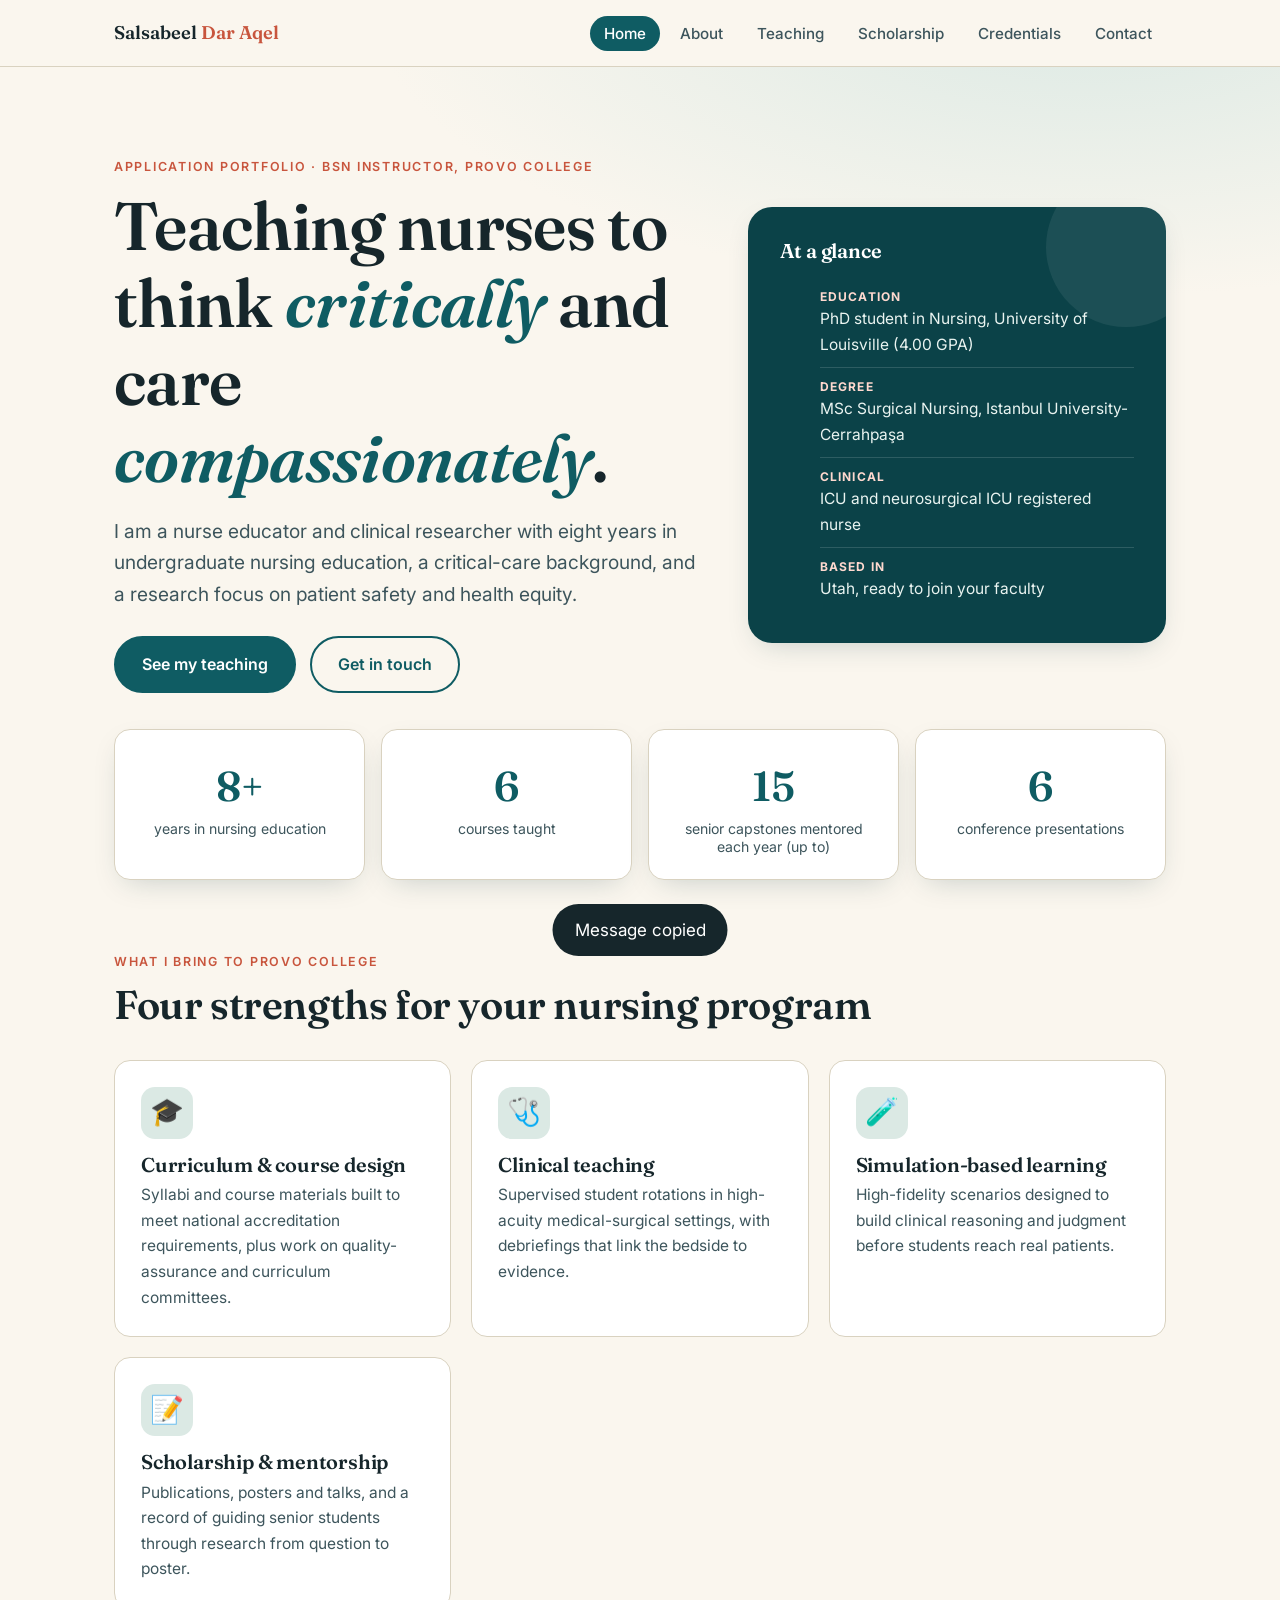
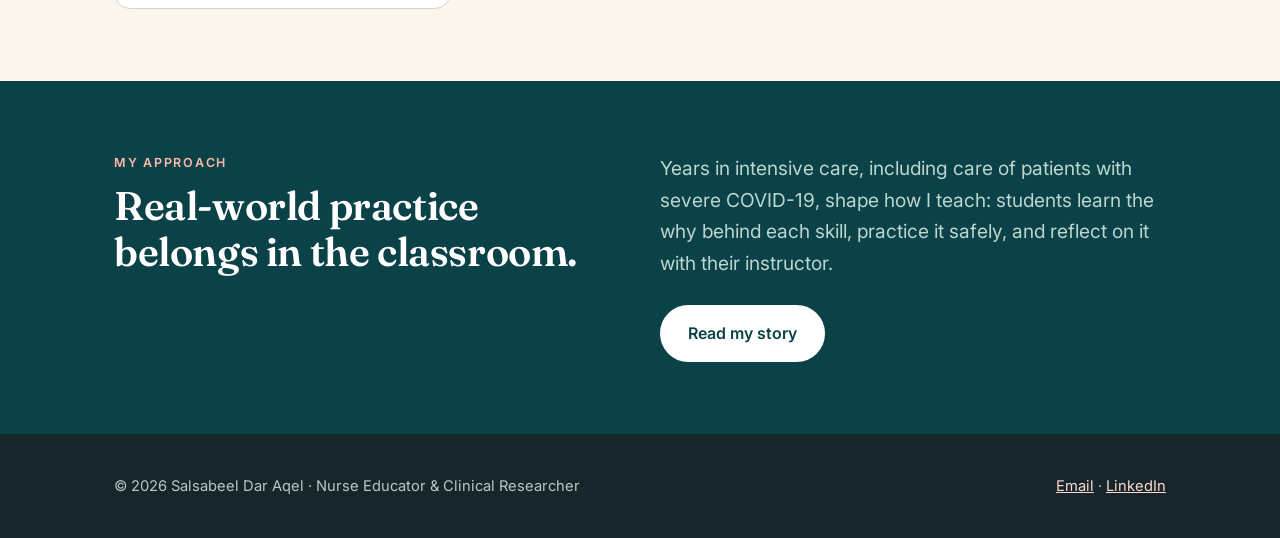
<file: index.html>
<!DOCTYPE html>
<html lang="en"><head><meta charset="utf-8"><meta name="viewport" content="width=device-width,initial-scale=1">
<title>BSN Instructor Portfolio | Salsabeel Dar Aqel</title><meta name="description" content="Portfolio of Salsabeel Dar Aqel, nurse educator, applying for the BSN Instructor role at Provo College.">
<link rel="preconnect" href="https://fonts.googleapis.com"><link rel="preconnect" href="https://fonts.gstatic.com" crossorigin>
<link href="https://fonts.googleapis.com/css2?family=Fraunces:ital,opsz,wght@0,9..144,500;0,9..144,600;1,9..144,500&family=Inter:wght@400;500;600&display=swap" rel="stylesheet">
<link rel="stylesheet" href="assets/style.css"></head><body>
<header class="site"><div class="wrap"><a class="brand" href="index.html">Salsabeel <span>Dar Aqel</span></a>
<button class="burger" aria-label="Menu" aria-expanded="false">Menu</button><nav aria-label="Main"><ul><li><a href="index.html" class=active aria-current=page>Home</a></li><li><a href="about.html">About</a></li><li><a href="teaching.html">Teaching</a></li><li><a href="scholarship.html">Scholarship</a></li><li><a href="credentials.html">Credentials</a></li><li><a href="contact.html">Contact</a></li></ul></nav></div></header>
<main>
<section class="hero"><div class="wrap grid"><div>
<span class="eyebrow">Application portfolio &middot; BSN Instructor, Provo College</span>
<h1>Teaching nurses to think <em>critically</em> and care <em>compassionately</em>.</h1>
<p class="lede">I am a nurse educator and clinical researcher with eight years in undergraduate nursing education, a critical-care background, and a research focus on patient safety and health equity.</p>
<div class="row"><a class="btn" href="teaching.html">See my teaching</a><a class="btn ghost" href="contact.html">Get in touch</a></div></div>
<aside class="badge-card"><h3>At a glance</h3><ul>
<li><b>Education</b>PhD student in Nursing, University of Louisville (4.00 GPA)</li>
<li><b>Degree</b>MSc Surgical Nursing, Istanbul University-Cerrahpa&#351;a</li>
<li><b>Clinical</b>ICU and neurosurgical ICU registered nurse</li>
<li><b>Based in</b>Utah, ready to join your faculty</li></ul></aside></div></section>
<div class="wrap"><div class="stats">
<div class="stat rv"><div class="n" data-count="8" data-suf="+">0</div><small>years in nursing education</small></div>
<div class="stat rv"><div class="n" data-count="6">0</div><small>courses taught</small></div>
<div class="stat rv"><div class="n" data-count="15" data-suf="">0</div><small>senior capstones mentored each year (up to)</small></div>
<div class="stat rv"><div class="n" data-count="6">0</div><small>conference presentations</small></div></div></div>
<section><div class="wrap"><span class="eyebrow">What I bring to Provo College</span><h2>Four strengths for your nursing program</h2>
<div class="cards">
<a class="card rv" href="teaching.html" style="text-decoration:none;color:inherit"><div class="ico">&#127891;</div><h3>Curriculum &amp; course design</h3><p>Syllabi and course materials built to meet national accreditation requirements, plus work on quality-assurance and curriculum committees.</p></a>
<a class="card rv" href="teaching.html" style="text-decoration:none;color:inherit"><div class="ico">&#129658;</div><h3>Clinical teaching</h3><p>Supervised student rotations in high-acuity medical-surgical settings, with debriefings that link the bedside to evidence.</p></a>
<a class="card rv" href="teaching.html" style="text-decoration:none;color:inherit"><div class="ico">&#129514;</div><h3>Simulation-based learning</h3><p>High-fidelity scenarios designed to build clinical reasoning and judgment before students reach real patients.</p></a>
<a class="card rv" href="scholarship.html" style="text-decoration:none;color:inherit"><div class="ico">&#128221;</div><h3>Scholarship &amp; mentorship</h3><p>Publications, posters and talks, and a record of guiding senior students through research from question to poster.</p></a></div></div></section>
<section class="dark"><div class="wrap two"><div><span class="eyebrow">My approach</span><h2>Real-world practice belongs in the classroom.</h2></div>
<div><p class="lede">Years in intensive care, including care of patients with severe COVID-19, shape how I teach: students learn the why behind each skill, practice it safely, and reflect on it with their instructor.</p>
<div class="row"><a class="btn" style="background:#fff;color:var(--teal2);border-color:#fff" href="about.html">Read my story</a></div></div></div></section>
</main>
<footer><div class="wrap foot"><div>&copy; 2026 Salsabeel Dar Aqel &middot; Nurse Educator &amp; Clinical Researcher</div>
<div><a href="mailto:Salsabeel.moh.aqel@gmail.com">Email</a> &middot; <a href="https://linkedin.com/in/salsabeel-dar-aqel-6a91a910b" target="_blank" rel="noopener">LinkedIn</a></div></div></footer>
<div class="toast" role="status">Message copied</div>
<script src="assets/main.js"></script></body></html>
</file>
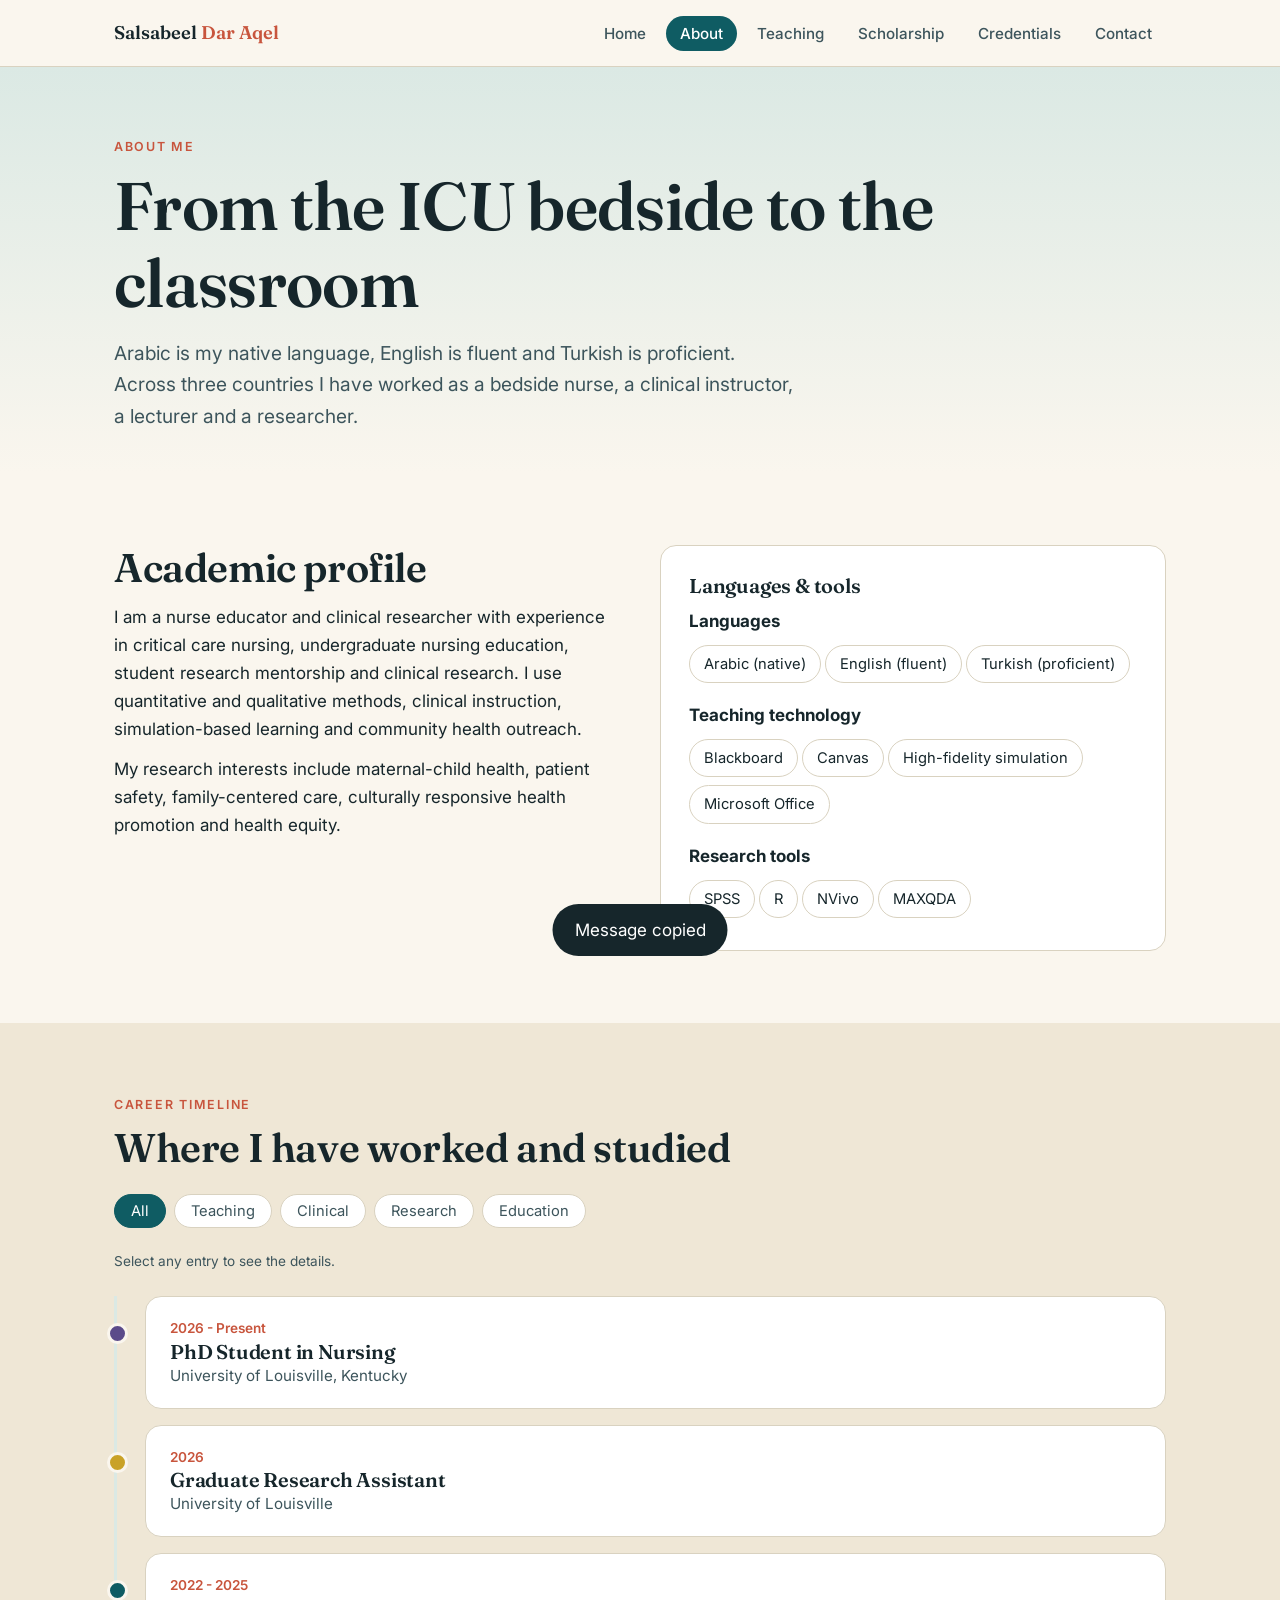
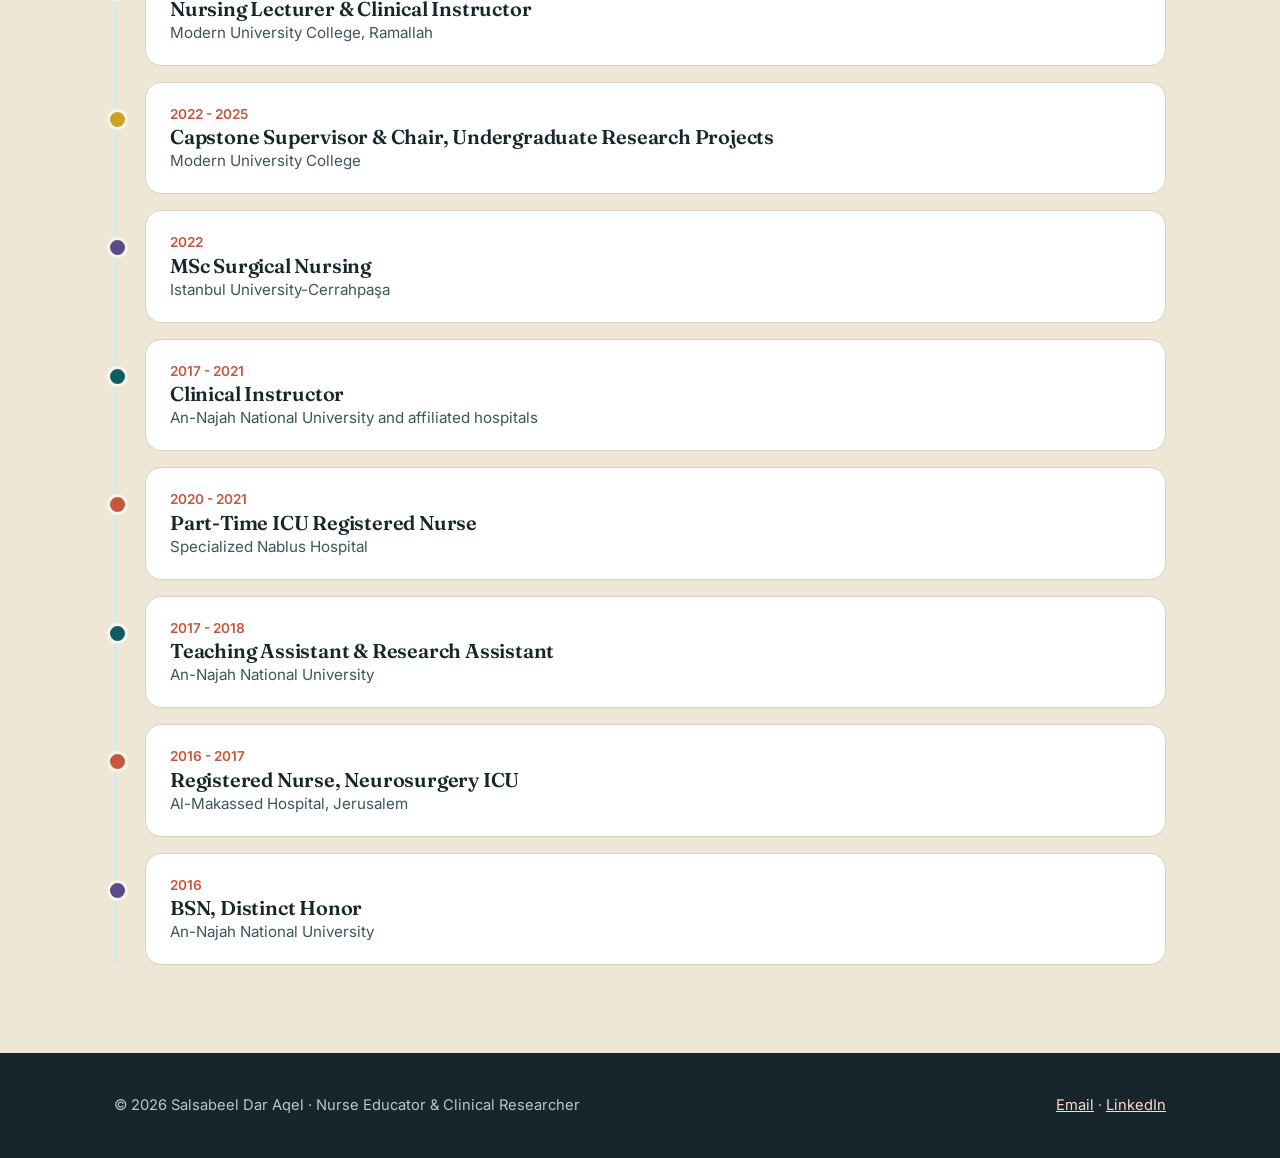
<file: about.html>
<!DOCTYPE html>
<html lang="en"><head><meta charset="utf-8"><meta name="viewport" content="width=device-width,initial-scale=1">
<title>About | Salsabeel Dar Aqel</title><meta name="description" content="Career timeline and academic profile of Salsabeel Dar Aqel.">
<link rel="preconnect" href="https://fonts.googleapis.com"><link rel="preconnect" href="https://fonts.gstatic.com" crossorigin>
<link href="https://fonts.googleapis.com/css2?family=Fraunces:ital,opsz,wght@0,9..144,500;0,9..144,600;1,9..144,500&family=Inter:wght@400;500;600&display=swap" rel="stylesheet">
<link rel="stylesheet" href="assets/style.css"></head><body>
<header class="site"><div class="wrap"><a class="brand" href="index.html">Salsabeel <span>Dar Aqel</span></a>
<button class="burger" aria-label="Menu" aria-expanded="false">Menu</button><nav aria-label="Main"><ul><li><a href="index.html">Home</a></li><li><a href="about.html" class=active aria-current=page>About</a></li><li><a href="teaching.html">Teaching</a></li><li><a href="scholarship.html">Scholarship</a></li><li><a href="credentials.html">Credentials</a></li><li><a href="contact.html">Contact</a></li></ul></nav></div></header>
<main>
<section class="pagehead"><div class="wrap"><span class="eyebrow">About me</span><h1>From the ICU bedside to the classroom</h1>
<p class="lede" style="margin-top:1rem">Arabic is my native language, English is fluent and Turkish is proficient. Across three countries I have worked as a bedside nurse, a clinical instructor, a lecturer and a researcher.</p></div></section>
<section><div class="wrap two"><div><h2>Academic profile</h2><p style="margin-top:12px">I am a nurse educator and clinical researcher with experience in critical care nursing, undergraduate nursing education, student research mentorship and clinical research. I use quantitative and qualitative methods, clinical instruction, simulation-based learning and community health outreach.</p>
<p style="margin-top:12px">My research interests include maternal-child health, patient safety, family-centered care, culturally responsive health promotion and health equity.</p></div>
<div class="panel"><h3>Languages &amp; tools</h3><p style="margin:10px 0 6px"><b>Languages</b></p><span class="pill">Arabic (native)</span><span class="pill">English (fluent)</span><span class="pill">Turkish (proficient)</span>
<p style="margin:14px 0 6px"><b>Teaching technology</b></p><span class="pill">Blackboard</span><span class="pill">Canvas</span><span class="pill">High-fidelity simulation</span><span class="pill">Microsoft Office</span>
<p style="margin:14px 0 6px"><b>Research tools</b></p><span class="pill">SPSS</span><span class="pill">R</span><span class="pill">NVivo</span><span class="pill">MAXQDA</span></div></div></section>
<section class="alt"><div class="wrap"><span class="eyebrow">Career timeline</span><h2>Where I have worked and studied</h2>
<div class="chips" id="tl-filter"><button class="chip" data-f="all" aria-pressed="true">All</button><button class="chip" data-f="teaching" aria-pressed="false">Teaching</button><button class="chip" data-f="clinical" aria-pressed="false">Clinical</button><button class="chip" data-f="research" aria-pressed="false">Research</button><button class="chip" data-f="education" aria-pressed="false">Education</button></div>
<p class="hint">Select any entry to see the details.</p><div class="tl"><div class="tl-item rv" data-t="education"><div class="when">2026 - Present</div><h3>PhD Student in Nursing</h3><div class="org">University of Louisville, Kentucky</div><ul class="more"><li>GPA 4.00; Graduate Research Assistant during 2026.</li><li>Approved leave of absence since August 2026, following relocation to Utah.</li></ul></div><div class="tl-item rv" data-t="research"><div class="when">2026</div><h3>Graduate Research Assistant</h3><div class="org">University of Louisville</div><ul class="more"><li>Data collection, literature synthesis and research-administration protocols for ongoing health studies.</li></ul></div><div class="tl-item rv" data-t="teaching"><div class="when">2022 - 2025</div><h3>Nursing Lecturer &amp; Clinical Instructor</h3><div class="org">Modern University College, Ramallah</div><ul class="more"><li>Taught Medical-Surgical Nursing, Pathophysiology, Gerontology, Nursing Fundamentals, Health Assessment and Medical Terminology.</li><li>Developed syllabi and course materials aligned with national accreditation requirements.</li><li>Designed high-fidelity simulation scenarios to strengthen clinical reasoning.</li><li>Served on committees for quality assurance and curriculum improvement.</li></ul></div><div class="tl-item rv" data-t="research"><div class="when">2022 - 2025</div><h3>Capstone Supervisor &amp; Chair, Undergraduate Research Projects</h3><div class="org">Modern University College</div><ul class="more"><li>Mentored about 10-15 senior students a year from research question to manuscript and poster.</li><li>Projects: central venous catheter care bundles, anaphylaxis emergency management, palliative-care attitudes, patient safety after cardiac catheterization.</li></ul></div><div class="tl-item rv" data-t="education"><div class="when">2022</div><h3>MSc Surgical Nursing</h3><div class="org">Istanbul University-Cerrahpa&#351;a</div><ul class="more"><li>Highest GPA in the class.</li><li>Thesis: effect of the mother&rsquo;s recorded voice on emergence delirium and postoperative pain in pediatric patients.</li></ul></div><div class="tl-item rv" data-t="teaching"><div class="when">2017 - 2021</div><h3>Clinical Instructor</h3><div class="org">An-Najah National University and affiliated hospitals</div><ul class="more"><li>Supervised student rotations in high-acuity medical-surgical units.</li><li>Led pre- and post-clinical debriefings linking experience to theory and evidence.</li></ul></div><div class="tl-item rv" data-t="clinical"><div class="when">2020 - 2021</div><h3>Part-Time ICU Registered Nurse</h3><div class="org">Specialized Nablus Hospital</div><ul class="more"><li>Critical care for patients with severe COVID-19, including ventilator management and continuous infusions.</li></ul></div><div class="tl-item rv" data-t="teaching"><div class="when">2017 - 2018</div><h3>Teaching Assistant &amp; Research Assistant</h3><div class="org">An-Najah National University</div><ul class="more"><li>Ran nursing fundamentals skills labs, assessed practical exams and provided remediation.</li><li>Supported public-health faculty with literature reviews, survey design and datasets.</li></ul></div><div class="tl-item rv" data-t="clinical"><div class="when">2016 - 2017</div><h3>Registered Nurse, Neurosurgery ICU</h3><div class="org">Al-Makassed Hospital, Jerusalem</div><ul class="more"><li>Immediate postoperative and intensive care, neurological assessment, intracranial-pressure monitoring and family support.</li></ul></div><div class="tl-item rv" data-t="education"><div class="when">2016</div><h3>BSN, Distinct Honor</h3><div class="org">An-Najah National University</div><ul class="more"><li>GPA 3.80/4.00, highest in class; Faculty of Honors 2012-2016.</li><li>Thesis on oral care for unconscious, mechanically ventilated patients.</li></ul></div></div></div></section>
</main>
<footer><div class="wrap foot"><div>&copy; 2026 Salsabeel Dar Aqel &middot; Nurse Educator &amp; Clinical Researcher</div>
<div><a href="mailto:Salsabeel.moh.aqel@gmail.com">Email</a> &middot; <a href="https://linkedin.com/in/salsabeel-dar-aqel-6a91a910b" target="_blank" rel="noopener">LinkedIn</a></div></div></footer>
<div class="toast" role="status">Message copied</div>
<script src="assets/main.js"></script></body></html>
</file>
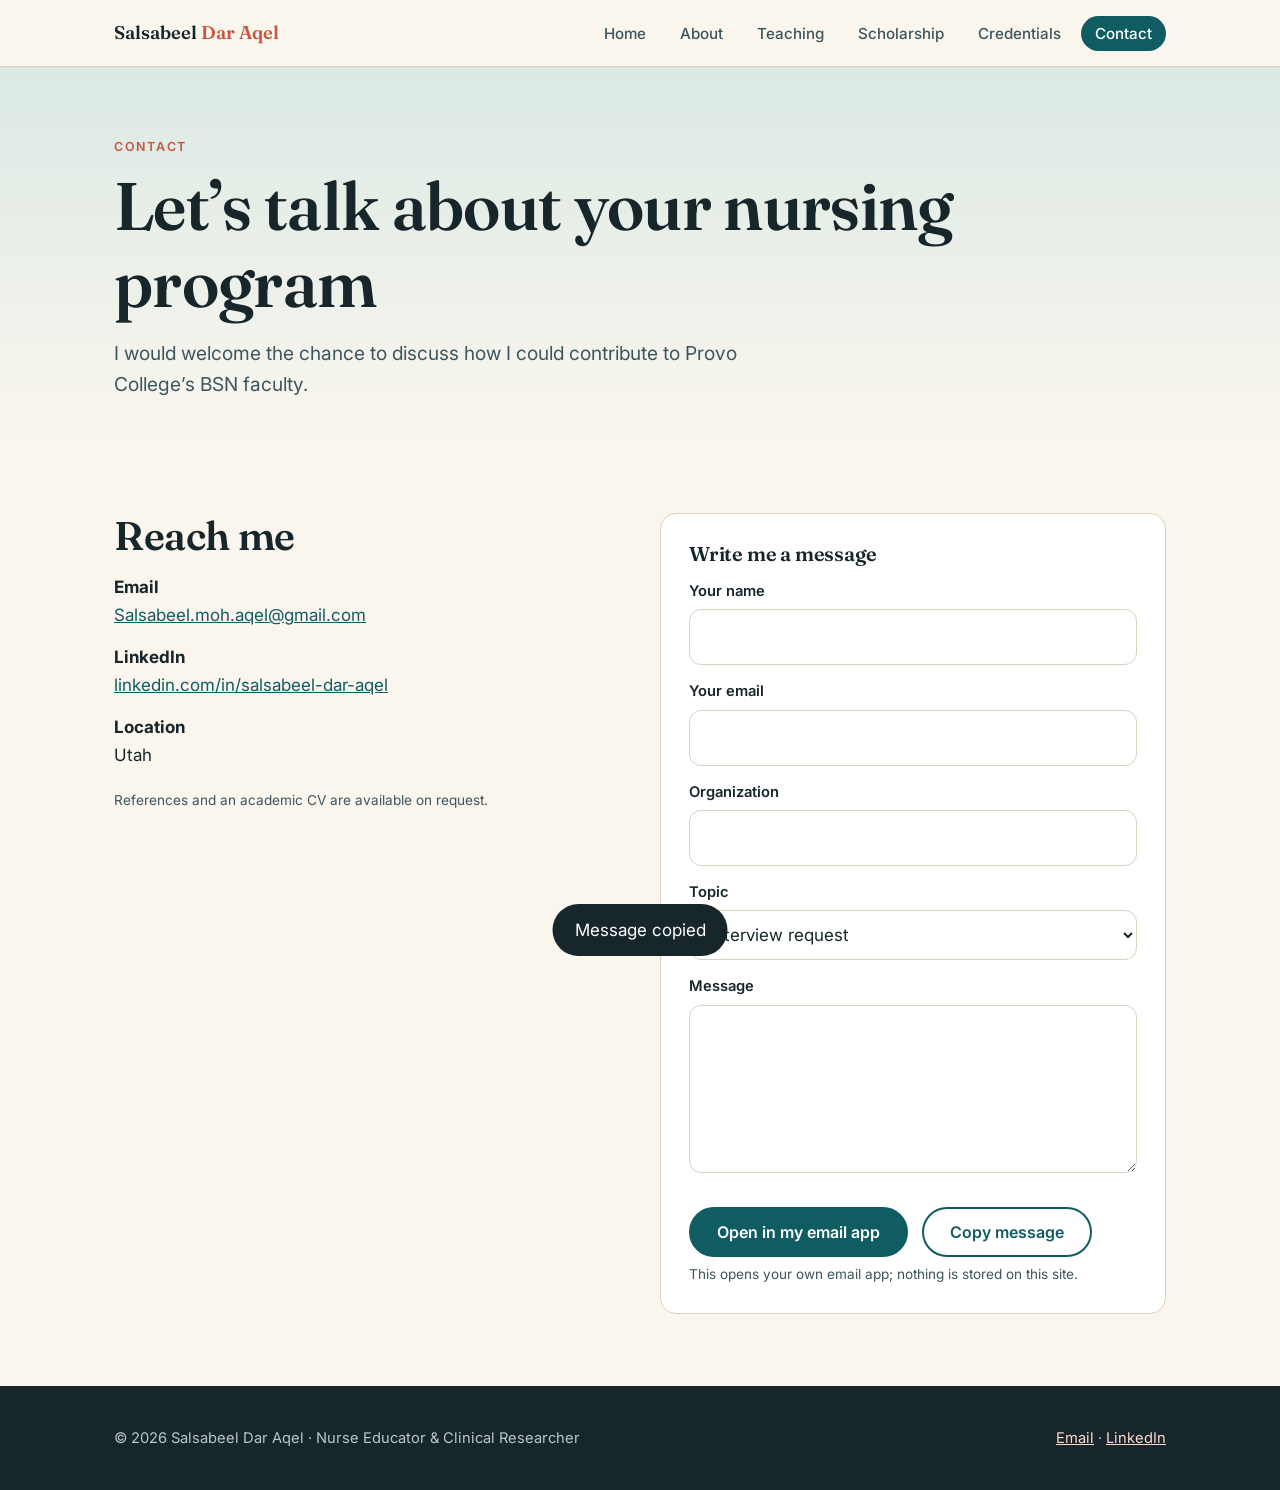
<file: contact.html>
<!DOCTYPE html>
<html lang="en"><head><meta charset="utf-8"><meta name="viewport" content="width=device-width,initial-scale=1">
<title>Contact | Salsabeel Dar Aqel</title><meta name="description" content="Contact Salsabeel Dar Aqel.">
<link rel="preconnect" href="https://fonts.googleapis.com"><link rel="preconnect" href="https://fonts.gstatic.com" crossorigin>
<link href="https://fonts.googleapis.com/css2?family=Fraunces:ital,opsz,wght@0,9..144,500;0,9..144,600;1,9..144,500&family=Inter:wght@400;500;600&display=swap" rel="stylesheet">
<link rel="stylesheet" href="assets/style.css"></head><body>
<header class="site"><div class="wrap"><a class="brand" href="index.html">Salsabeel <span>Dar Aqel</span></a>
<button class="burger" aria-label="Menu" aria-expanded="false">Menu</button><nav aria-label="Main"><ul><li><a href="index.html">Home</a></li><li><a href="about.html">About</a></li><li><a href="teaching.html">Teaching</a></li><li><a href="scholarship.html">Scholarship</a></li><li><a href="credentials.html">Credentials</a></li><li><a href="contact.html" class=active aria-current=page>Contact</a></li></ul></nav></div></header>
<main>
<section class="pagehead"><div class="wrap"><span class="eyebrow">Contact</span><h1>Let&rsquo;s talk about your nursing program</h1>
<p class="lede" style="margin-top:1rem">I would welcome the chance to discuss how I could contribute to Provo College&rsquo;s BSN faculty.</p></div></section>
<section><div class="wrap two"><div><h2>Reach me</h2>
<p style="margin-top:14px"><b>Email</b><br><a href="mailto:Salsabeel.moh.aqel@gmail.com">Salsabeel.moh.aqel@gmail.com</a></p>
<p style="margin-top:14px"><b>LinkedIn</b><br><a href="https://linkedin.com/in/salsabeel-dar-aqel-6a91a910b" target="_blank" rel="noopener">linkedin.com/in/salsabeel-dar-aqel</a></p>
<p style="margin-top:14px"><b>Location</b><br>Utah</p>
<p class="hint" style="margin-top:20px">References and an academic CV are available on request.</p></div>
<form class="panel" id="composer" data-to="Salsabeel.moh.aqel@gmail.com"><h3>Write me a message</h3>
<label for="name">Your name</label><input type="text" id="name" name="name" required>
<label for="email">Your email</label><input type="email" id="email" name="email">
<label for="org">Organization</label><input type="text" id="org" name="org">
<label for="topic">Topic</label><select id="topic" name="topic"><option>Interview request</option><option>Question about my work</option><option>Collaboration</option><option>Other</option></select>
<label for="msg">Message</label><textarea id="msg" name="msg" rows="5" required></textarea>
<div class="row"><button class="btn" type="submit">Open in my email app</button><button class="btn ghost" type="button" id="copy">Copy message</button></div>
<p class="hint">This opens your own email app; nothing is stored on this site.</p></form></div></section>
</main>
<footer><div class="wrap foot"><div>&copy; 2026 Salsabeel Dar Aqel &middot; Nurse Educator &amp; Clinical Researcher</div>
<div><a href="mailto:Salsabeel.moh.aqel@gmail.com">Email</a> &middot; <a href="https://linkedin.com/in/salsabeel-dar-aqel-6a91a910b" target="_blank" rel="noopener">LinkedIn</a></div></div></footer>
<div class="toast" role="status">Message copied</div>
<script src="assets/main.js"></script></body></html>
</file>
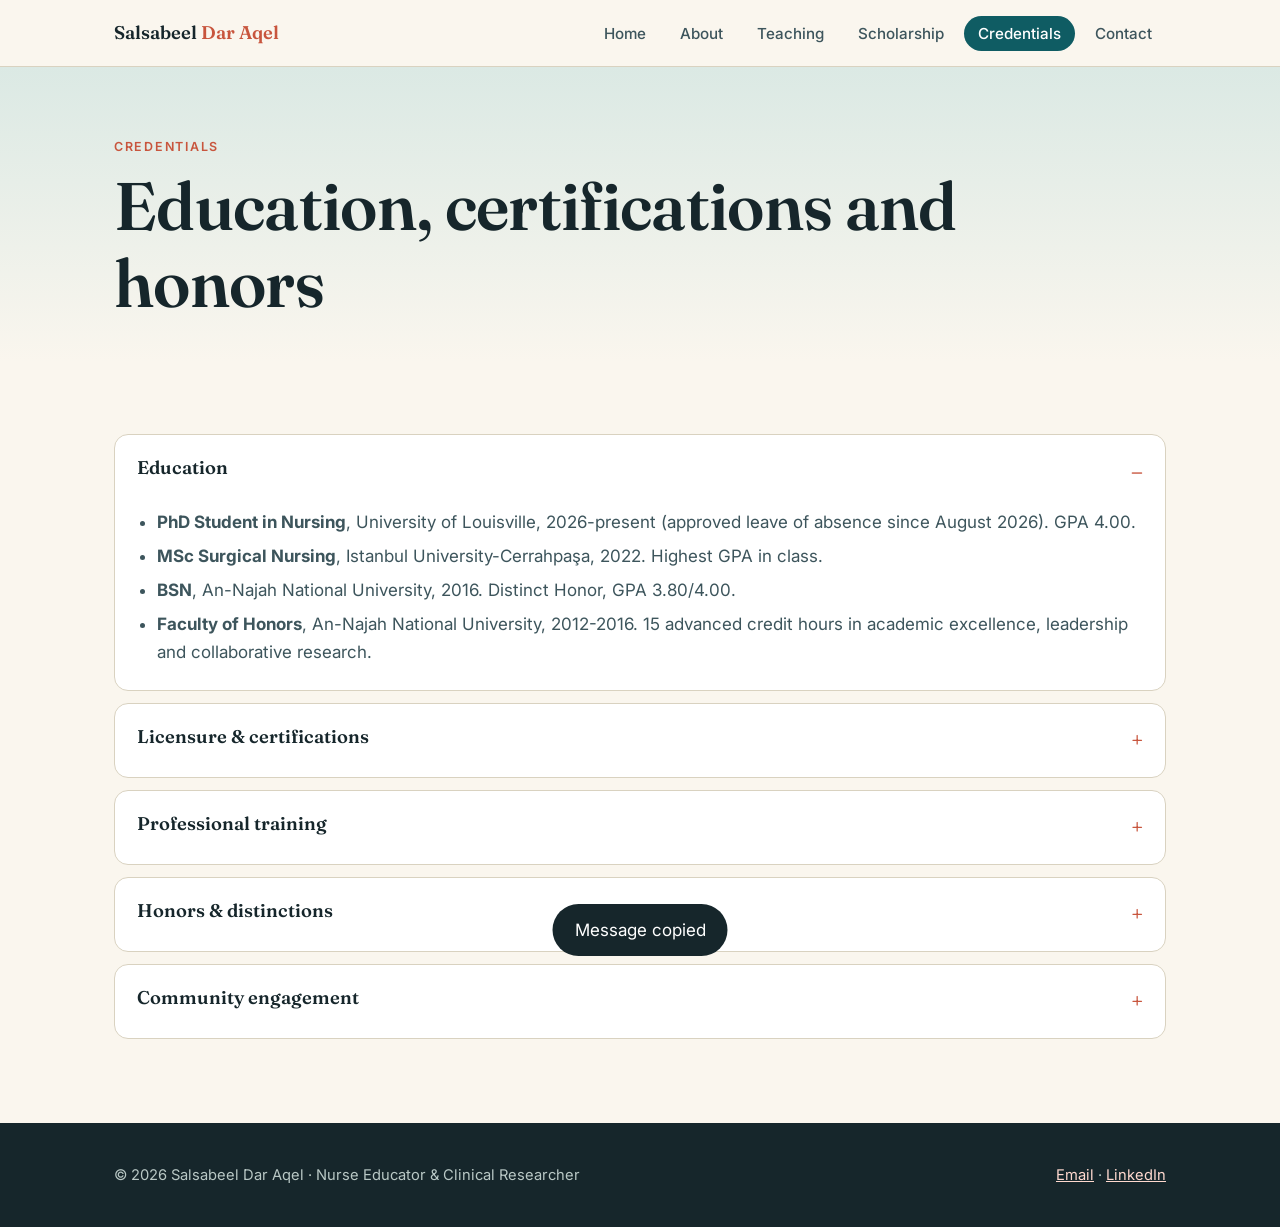
<file: credentials.html>
<!DOCTYPE html>
<html lang="en"><head><meta charset="utf-8"><meta name="viewport" content="width=device-width,initial-scale=1">
<title>Credentials | Salsabeel Dar Aqel</title><meta name="description" content="Education, licensure, certifications, training and honors.">
<link rel="preconnect" href="https://fonts.googleapis.com"><link rel="preconnect" href="https://fonts.gstatic.com" crossorigin>
<link href="https://fonts.googleapis.com/css2?family=Fraunces:ital,opsz,wght@0,9..144,500;0,9..144,600;1,9..144,500&family=Inter:wght@400;500;600&display=swap" rel="stylesheet">
<link rel="stylesheet" href="assets/style.css"></head><body>
<header class="site"><div class="wrap"><a class="brand" href="index.html">Salsabeel <span>Dar Aqel</span></a>
<button class="burger" aria-label="Menu" aria-expanded="false">Menu</button><nav aria-label="Main"><ul><li><a href="index.html">Home</a></li><li><a href="about.html">About</a></li><li><a href="teaching.html">Teaching</a></li><li><a href="scholarship.html">Scholarship</a></li><li><a href="credentials.html" class=active aria-current=page>Credentials</a></li><li><a href="contact.html">Contact</a></li></ul></nav></div></header>
<main>
<section class="pagehead"><div class="wrap"><span class="eyebrow">Credentials</span><h1>Education, certifications and honors</h1></div></section>
<section><div class="wrap">
<details open><summary>Education</summary><ul>
<li><b>PhD Student in Nursing</b>, University of Louisville, 2026-present (approved leave of absence since August 2026). GPA 4.00.</li>
<li><b>MSc Surgical Nursing</b>, Istanbul University-Cerrahpa&#351;a, 2022. Highest GPA in class.</li>
<li><b>BSN</b>, An-Najah National University, 2016. Distinct Honor, GPA 3.80/4.00.</li>
<li><b>Faculty of Honors</b>, An-Najah National University, 2012-2016. 15 advanced credit hours in academic excellence, leadership and collaborative research.</li></ul></details>
<details><summary>Licensure &amp; certifications</summary><ul>
<li>Registered Nurse (RN), Ministry of Health, West Bank</li>
<li>Basic Life Support (BLS) Instructor and Provider, American Heart Association</li>
<li>Advanced Cardiovascular Life Support (ACLS), American Heart Association</li>
<li>Primary Trauma Care Provider and Instructor, MUC Continuing Education Center</li>
<li>Certificate in Research Ethics, CITI Program</li>
<li>Statistical Analysis Certification (SPSS), Korean-Palestinian IT Institute of Excellence</li></ul></details>
<details><summary>Professional training</summary><ul>
<li>Palestinian Sexual and Reproductive Health, Birzeit University, 32 hours (May 2025)</li>
<li>Qualitative Research Methods Intensive, An-Najah National University, 40 hours (June 2024)</li>
<li>Advanced Statistical Methods in Health Research, Arab American University (March 2024)</li>
<li>Leading Health Equity Initiatives in Clinical Practice, University of Jordan (November 2023)</li>
<li>Workplace Success: Soft Skills Training, Education for Employment, 50 hours (July 2020)</li>
<li>Scientific Research Ethics and Documentation, Tamkeen, 3 hours (April 2020)</li></ul></details>
<details><summary>Honors &amp; distinctions</summary><ul>
<li>Highest cumulative GPA graduate, MSc class, Istanbul University-Cerrahpa&#351;a (2022)</li>
<li>Honor Student designation, Istanbul University-Cerrahpa&#351;a (2022)</li>
<li>Second place, National Essay Competition on Student Leadership and Activism, Turkey (2020)</li>
<li>Highest cumulative GPA in BSN class for four years, An-Najah National University (2012-2016)</li></ul></details>
<details><summary>Community engagement</summary><ul>
<li><b>Coordinator, Community Medical Outreach Events</b>, Modern University College (2024-2025): health days with screenings and preventive-care education.</li>
<li><b>Campaign Leader, Breast Cancer Awareness Outreach</b>, Ramallah (2023-2025).</li>
<li><b>Clinical Volunteer, The Smile Project</b>, Nablus (2015-2017): perioperative care and family education for children undergoing cleft lip and palate repair.</li>
<li><b>Community Health Outreach Coordinator</b>, An-Najah National University (2014-2016): mobile assessments in underserved communities and refugee camps.</li></ul></details>
</div></section></main>
<footer><div class="wrap foot"><div>&copy; 2026 Salsabeel Dar Aqel &middot; Nurse Educator &amp; Clinical Researcher</div>
<div><a href="mailto:Salsabeel.moh.aqel@gmail.com">Email</a> &middot; <a href="https://linkedin.com/in/salsabeel-dar-aqel-6a91a910b" target="_blank" rel="noopener">LinkedIn</a></div></div></footer>
<div class="toast" role="status">Message copied</div>
<script src="assets/main.js"></script></body></html>
</file>
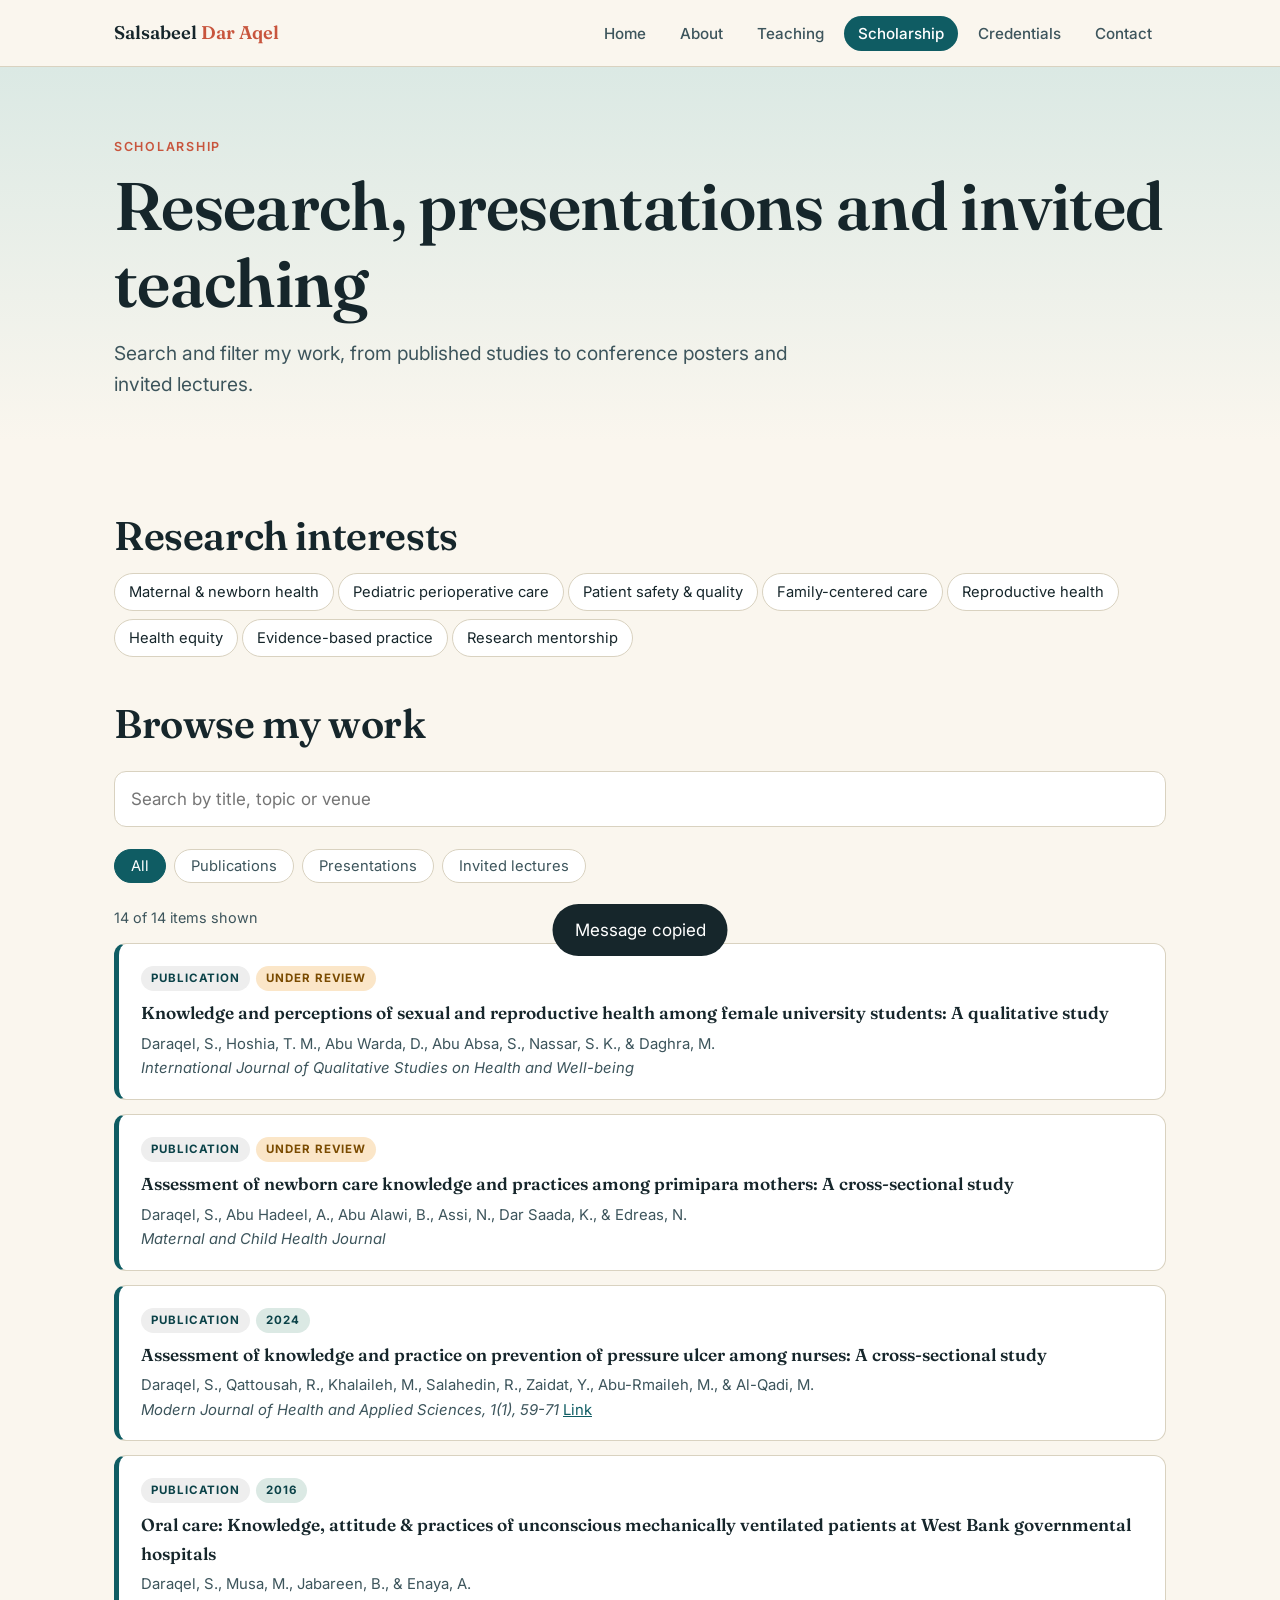
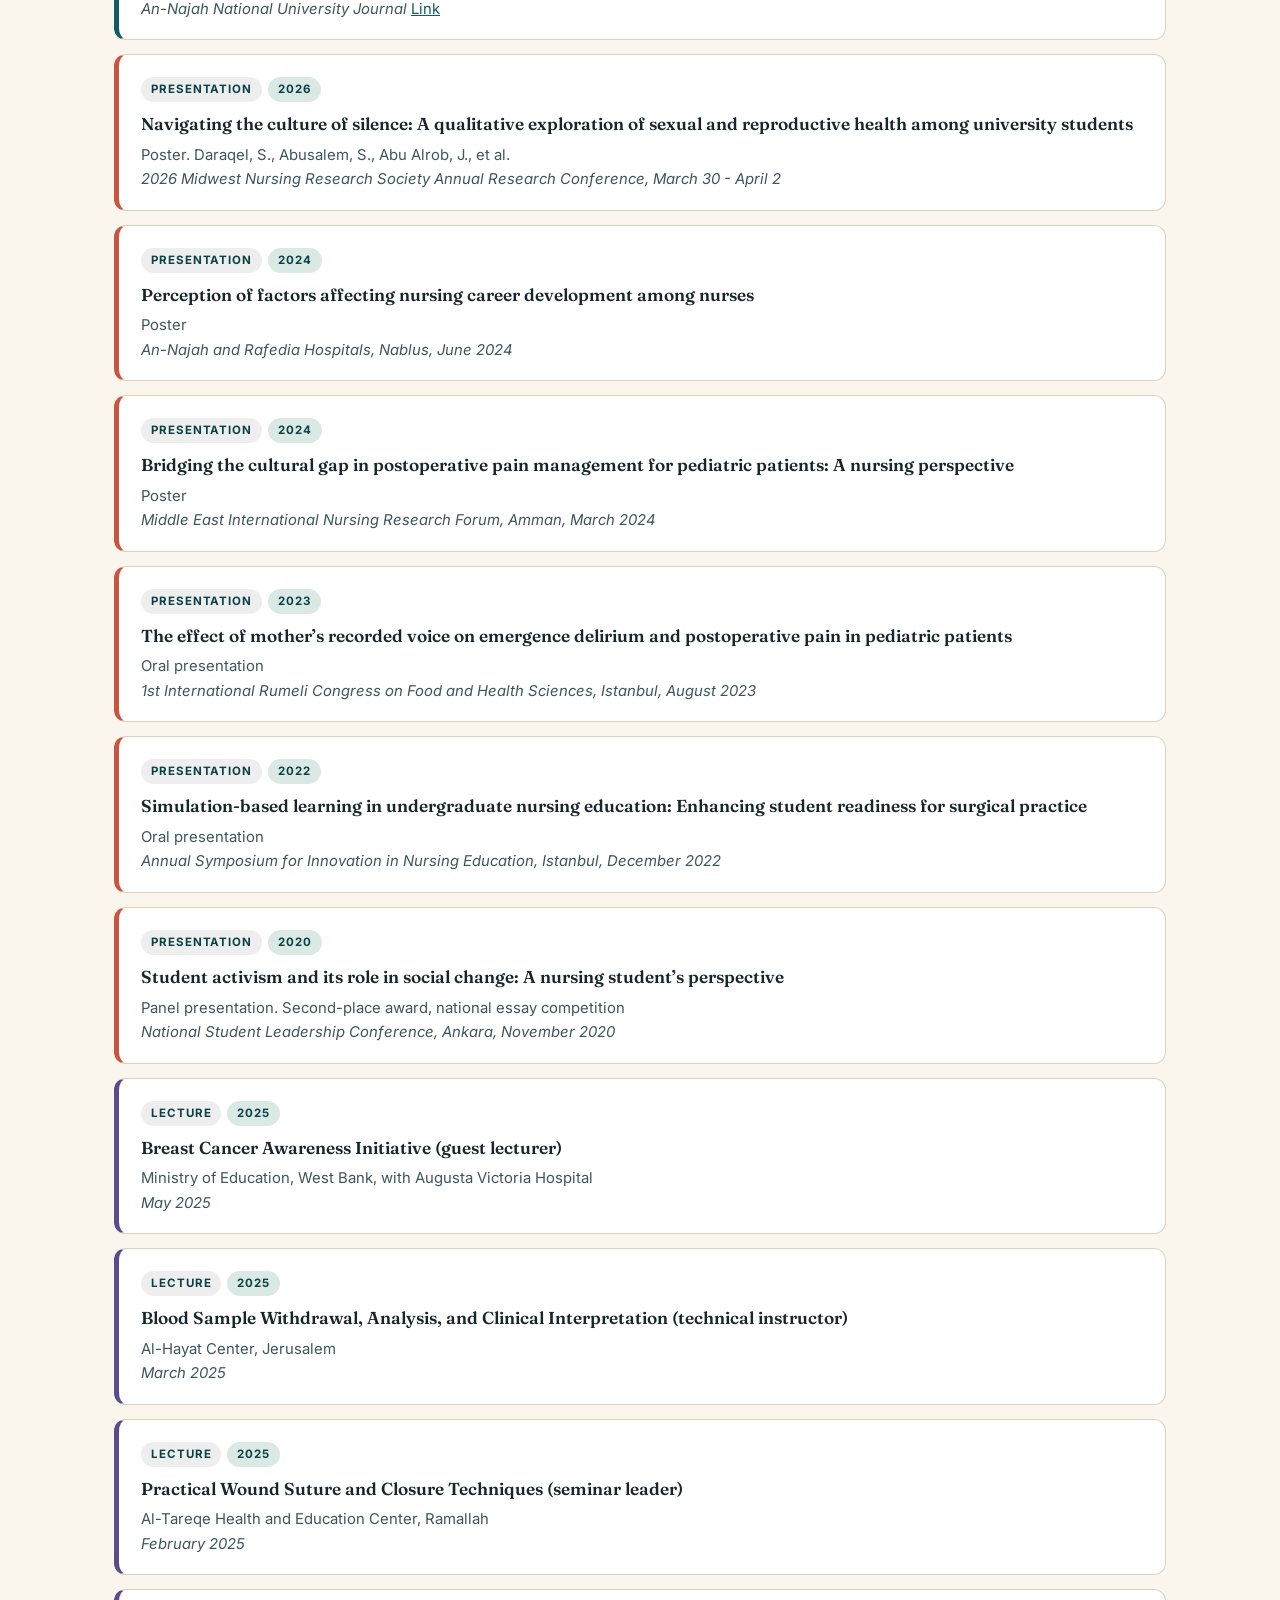
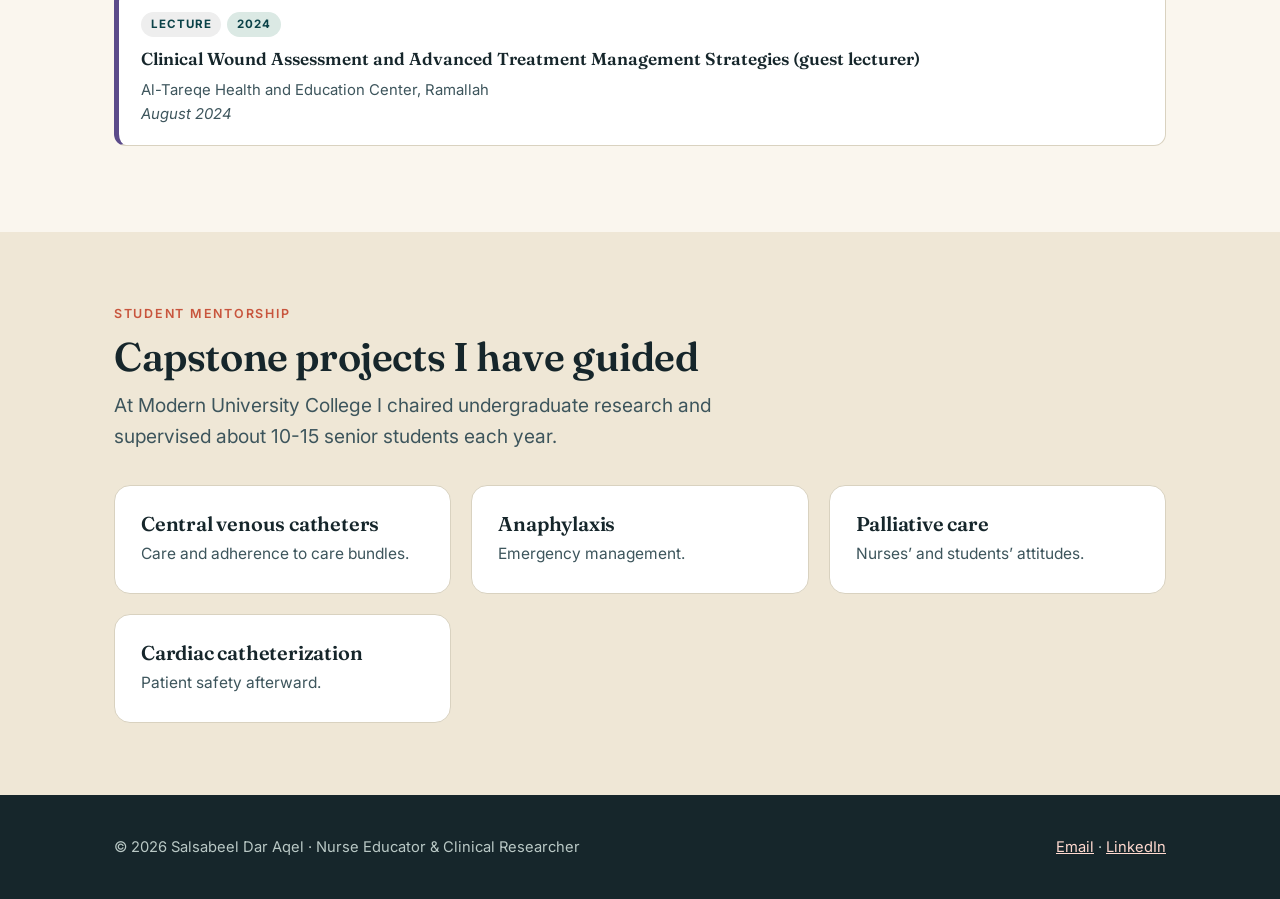
<file: scholarship.html>
<!DOCTYPE html>
<html lang="en"><head><meta charset="utf-8"><meta name="viewport" content="width=device-width,initial-scale=1">
<title>Scholarship | Salsabeel Dar Aqel</title><meta name="description" content="Publications, conference presentations and invited lectures by Salsabeel Dar Aqel.">
<link rel="preconnect" href="https://fonts.googleapis.com"><link rel="preconnect" href="https://fonts.gstatic.com" crossorigin>
<link href="https://fonts.googleapis.com/css2?family=Fraunces:ital,opsz,wght@0,9..144,500;0,9..144,600;1,9..144,500&family=Inter:wght@400;500;600&display=swap" rel="stylesheet">
<link rel="stylesheet" href="assets/style.css"></head><body>
<header class="site"><div class="wrap"><a class="brand" href="index.html">Salsabeel <span>Dar Aqel</span></a>
<button class="burger" aria-label="Menu" aria-expanded="false">Menu</button><nav aria-label="Main"><ul><li><a href="index.html">Home</a></li><li><a href="about.html">About</a></li><li><a href="teaching.html">Teaching</a></li><li><a href="scholarship.html" class=active aria-current=page>Scholarship</a></li><li><a href="credentials.html">Credentials</a></li><li><a href="contact.html">Contact</a></li></ul></nav></div></header>
<main>
<section class="pagehead"><div class="wrap"><span class="eyebrow">Scholarship</span><h1>Research, presentations and invited teaching</h1>
<p class="lede" style="margin-top:1rem">Search and filter my work, from published studies to conference posters and invited lectures.</p></div></section>
<section><div class="wrap"><h2>Research interests</h2><p style="margin:8px 0 14px">
<span class="pill">Maternal &amp; newborn health</span><span class="pill">Pediatric perioperative care</span><span class="pill">Patient safety &amp; quality</span><span class="pill">Family-centered care</span><span class="pill">Reproductive health</span><span class="pill">Health equity</span><span class="pill">Evidence-based practice</span><span class="pill">Research mentorship</span></p>
<h2 style="margin-top:40px">Browse my work</h2>
<input type="search" id="pub-q" placeholder="Search by title, topic or venue" aria-label="Search" style="margin-top:14px">
<div class="chips" id="pub-filter"><button class="chip" data-f="all" aria-pressed="true">All</button><button class="chip" data-f="Publication" aria-pressed="false">Publications</button><button class="chip" data-f="Presentation" aria-pressed="false">Presentations</button><button class="chip" data-f="Lecture" aria-pressed="false">Invited lectures</button></div>
<p class="count" id="pub-count" style="margin-bottom:14px"></p><article class="pub rv" data-k="Publication"><span class="tag" style="background:#eee">Publication</span><span class="tag s">Under review</span><h4>Knowledge and perceptions of sexual and reproductive health among female university students: A qualitative study</h4><p>Daraqel, S., Hoshia, T. M., Abu Warda, D., Abu Absa, S., Nassar, S. K., &amp; Daghra, M.</p><p><i>International Journal of Qualitative Studies on Health and Well-being</i></p></article><article class="pub rv" data-k="Publication"><span class="tag" style="background:#eee">Publication</span><span class="tag s">Under review</span><h4>Assessment of newborn care knowledge and practices among primipara mothers: A cross-sectional study</h4><p>Daraqel, S., Abu Hadeel, A., Abu Alawi, B., Assi, N., Dar Saada, K., &amp; Edreas, N.</p><p><i>Maternal and Child Health Journal</i></p></article><article class="pub rv" data-k="Publication"><span class="tag" style="background:#eee">Publication</span><span class="tag">2024</span><h4>Assessment of knowledge and practice on prevention of pressure ulcer among nurses: A cross-sectional study</h4><p>Daraqel, S., Qattousah, R., Khalaileh, M., Salahedin, R., Zaidat, Y., Abu-Rmaileh, M., &amp; Al-Qadi, M.</p><p><i>Modern Journal of Health and Applied Sciences, 1(1), 59-71</i> <a href="https://doi.org/10.70411/MJHAS.1.1.2024132" target="_blank" rel="noopener">Link</a></p></article><article class="pub rv" data-k="Publication"><span class="tag" style="background:#eee">Publication</span><span class="tag">2016</span><h4>Oral care: Knowledge, attitude &amp; practices of unconscious mechanically ventilated patients at West Bank governmental hospitals</h4><p>Daraqel, S., Musa, M., Jabareen, B., &amp; Enaya, A.</p><p><i>An-Najah National University Journal</i> <a href="https://hdl.handle.net/20.500.11888/15332" target="_blank" rel="noopener">Link</a></p></article><article class="pub rv" data-k="Presentation"><span class="tag" style="background:#eee">Presentation</span><span class="tag">2026</span><h4>Navigating the culture of silence: A qualitative exploration of sexual and reproductive health among university students</h4><p>Poster. Daraqel, S., Abusalem, S., Abu Alrob, J., et al.</p><p><i>2026 Midwest Nursing Research Society Annual Research Conference, March 30 - April 2</i></p></article><article class="pub rv" data-k="Presentation"><span class="tag" style="background:#eee">Presentation</span><span class="tag">2024</span><h4>Perception of factors affecting nursing career development among nurses</h4><p>Poster</p><p><i>An-Najah and Rafedia Hospitals, Nablus, June 2024</i></p></article><article class="pub rv" data-k="Presentation"><span class="tag" style="background:#eee">Presentation</span><span class="tag">2024</span><h4>Bridging the cultural gap in postoperative pain management for pediatric patients: A nursing perspective</h4><p>Poster</p><p><i>Middle East International Nursing Research Forum, Amman, March 2024</i></p></article><article class="pub rv" data-k="Presentation"><span class="tag" style="background:#eee">Presentation</span><span class="tag">2023</span><h4>The effect of mother&rsquo;s recorded voice on emergence delirium and postoperative pain in pediatric patients</h4><p>Oral presentation</p><p><i>1st International Rumeli Congress on Food and Health Sciences, Istanbul, August 2023</i></p></article><article class="pub rv" data-k="Presentation"><span class="tag" style="background:#eee">Presentation</span><span class="tag">2022</span><h4>Simulation-based learning in undergraduate nursing education: Enhancing student readiness for surgical practice</h4><p>Oral presentation</p><p><i>Annual Symposium for Innovation in Nursing Education, Istanbul, December 2022</i></p></article><article class="pub rv" data-k="Presentation"><span class="tag" style="background:#eee">Presentation</span><span class="tag">2020</span><h4>Student activism and its role in social change: A nursing student&rsquo;s perspective</h4><p>Panel presentation. Second-place award, national essay competition</p><p><i>National Student Leadership Conference, Ankara, November 2020</i></p></article><article class="pub rv" data-k="Lecture"><span class="tag" style="background:#eee">Lecture</span><span class="tag">2025</span><h4>Breast Cancer Awareness Initiative (guest lecturer)</h4><p>Ministry of Education, West Bank, with Augusta Victoria Hospital</p><p><i>May 2025</i></p></article><article class="pub rv" data-k="Lecture"><span class="tag" style="background:#eee">Lecture</span><span class="tag">2025</span><h4>Blood Sample Withdrawal, Analysis, and Clinical Interpretation (technical instructor)</h4><p>Al-Hayat Center, Jerusalem</p><p><i>March 2025</i></p></article><article class="pub rv" data-k="Lecture"><span class="tag" style="background:#eee">Lecture</span><span class="tag">2025</span><h4>Practical Wound Suture and Closure Techniques (seminar leader)</h4><p>Al-Tareqe Health and Education Center, Ramallah</p><p><i>February 2025</i></p></article><article class="pub rv" data-k="Lecture"><span class="tag" style="background:#eee">Lecture</span><span class="tag">2024</span><h4>Clinical Wound Assessment and Advanced Treatment Management Strategies (guest lecturer)</h4><p>Al-Tareqe Health and Education Center, Ramallah</p><p><i>August 2024</i></p></article></div></section>
<section class="alt"><div class="wrap"><span class="eyebrow">Student mentorship</span><h2>Capstone projects I have guided</h2><p class="lede">At Modern University College I chaired undergraduate research and supervised about 10-15 senior students each year.</p>
<div class="cards"><div class="card"><h3>Central venous catheters</h3><p>Care and adherence to care bundles.</p></div><div class="card"><h3>Anaphylaxis</h3><p>Emergency management.</p></div><div class="card"><h3>Palliative care</h3><p>Nurses&rsquo; and students&rsquo; attitudes.</p></div><div class="card"><h3>Cardiac catheterization</h3><p>Patient safety afterward.</p></div></div></div></section>
</main>
<footer><div class="wrap foot"><div>&copy; 2026 Salsabeel Dar Aqel &middot; Nurse Educator &amp; Clinical Researcher</div>
<div><a href="mailto:Salsabeel.moh.aqel@gmail.com">Email</a> &middot; <a href="https://linkedin.com/in/salsabeel-dar-aqel-6a91a910b" target="_blank" rel="noopener">LinkedIn</a></div></div></footer>
<div class="toast" role="status">Message copied</div>
<script src="assets/main.js"></script></body></html>
</file>
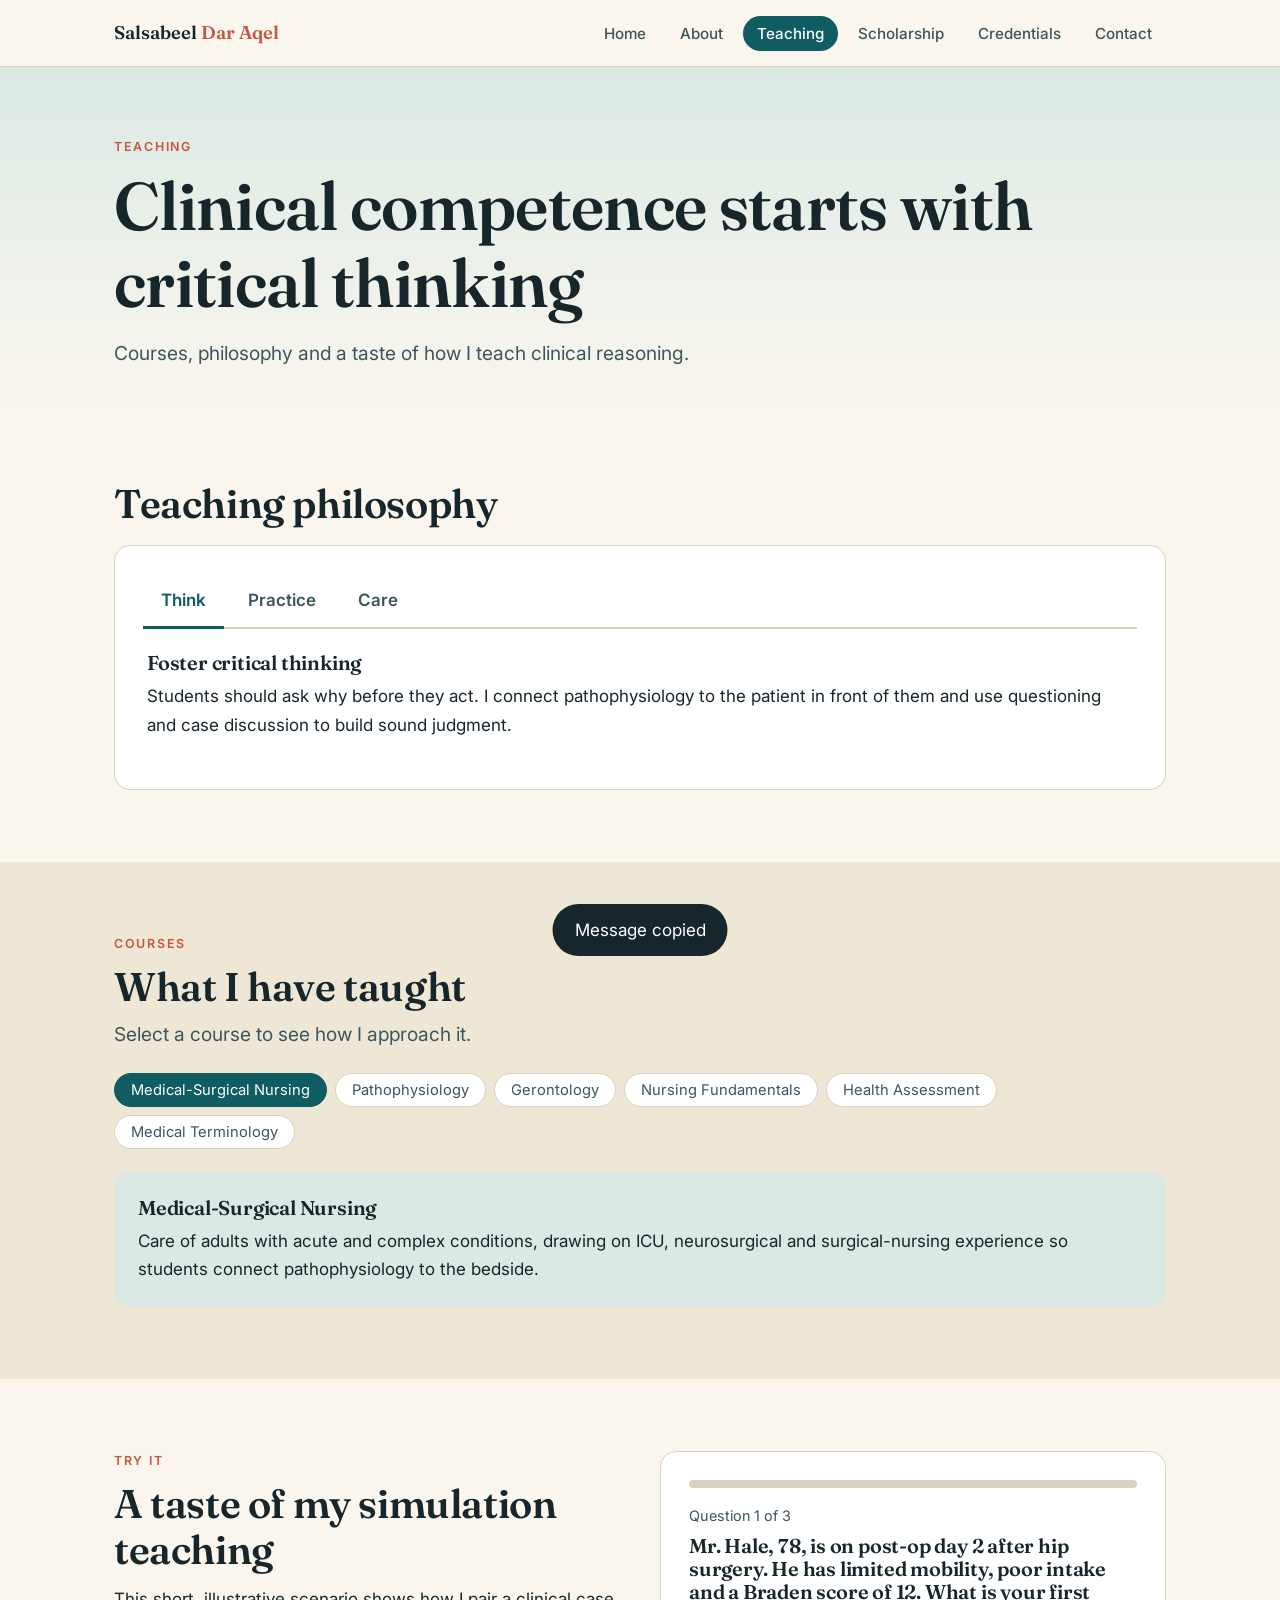
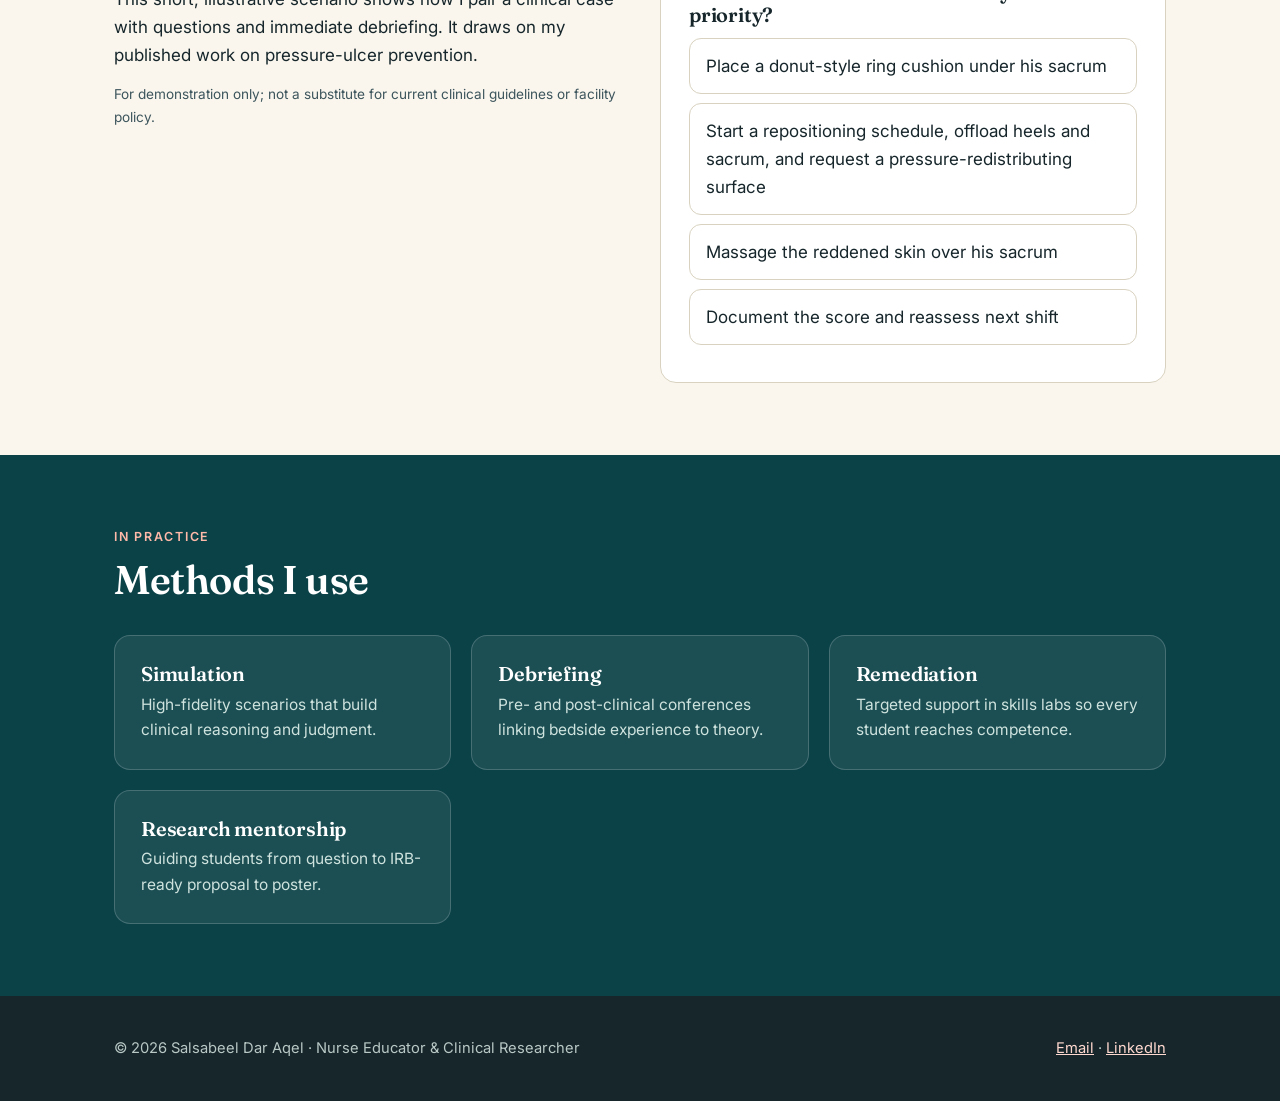
<file: teaching.html>
<!DOCTYPE html>
<html lang="en"><head><meta charset="utf-8"><meta name="viewport" content="width=device-width,initial-scale=1">
<title>Teaching | Salsabeel Dar Aqel</title><meta name="description" content="Teaching philosophy, courses and an interactive clinical reasoning scenario.">
<link rel="preconnect" href="https://fonts.googleapis.com"><link rel="preconnect" href="https://fonts.gstatic.com" crossorigin>
<link href="https://fonts.googleapis.com/css2?family=Fraunces:ital,opsz,wght@0,9..144,500;0,9..144,600;1,9..144,500&family=Inter:wght@400;500;600&display=swap" rel="stylesheet">
<link rel="stylesheet" href="assets/style.css"></head><body>
<header class="site"><div class="wrap"><a class="brand" href="index.html">Salsabeel <span>Dar Aqel</span></a>
<button class="burger" aria-label="Menu" aria-expanded="false">Menu</button><nav aria-label="Main"><ul><li><a href="index.html">Home</a></li><li><a href="about.html">About</a></li><li><a href="teaching.html" class=active aria-current=page>Teaching</a></li><li><a href="scholarship.html">Scholarship</a></li><li><a href="credentials.html">Credentials</a></li><li><a href="contact.html">Contact</a></li></ul></nav></div></header>
<main>
<section class="pagehead"><div class="wrap"><span class="eyebrow">Teaching</span><h1>Clinical competence starts with critical thinking</h1>
<p class="lede" style="margin-top:1rem">Courses, philosophy and a taste of how I teach clinical reasoning.</p></div></section>
<section><div class="wrap"><h2>Teaching philosophy</h2>
<div class="panel" style="margin-top:18px"><div class="tabs" role="tablist"><button class="tab" role="tab" aria-selected="true" data-p="p1">Think</button><button class="tab" role="tab" aria-selected="false" data-p="p2">Practice</button><button class="tab" role="tab" aria-selected="false" data-p="p3">Care</button></div>
<div class="tabpanel on" id="p1"><h3>Foster critical thinking</h3><p style="margin-top:8px">Students should ask why before they act. I connect pathophysiology to the patient in front of them and use questioning and case discussion to build sound judgment.</p></div>
<div class="tabpanel" id="p2"><h3>Develop clinical competence safely</h3><p style="margin-top:8px">Skills labs and high-fidelity simulation let students rehearse, make mistakes and improve before real patients are involved. Clinical debriefings turn each shift into learning.</p></div>
<div class="tabpanel" id="p3"><h3>Prepare compassionate nurses</h3><p style="margin-top:8px">Quality care is culturally responsive and family-centered. I teach students to see the person behind the diagnosis and to advocate for patient safety.</p></div></div></div></section>
<section class="alt"><div class="wrap"><span class="eyebrow">Courses</span><h2>What I have taught</h2><p class="lede">Select a course to see how I approach it.</p>
<div class="chips" id="course-chips"></div><div class="course-detail" id="course-detail" aria-live="polite"></div></div></section>
<section><div class="wrap two"><div><span class="eyebrow">Try it</span><h2>A taste of my simulation teaching</h2><p style="margin-top:12px">This short, illustrative scenario shows how I pair a clinical case with questions and immediate debriefing. It draws on my published work on pressure-ulcer prevention.</p>
<p class="hint" style="margin-top:14px">For demonstration only; not a substitute for current clinical guidelines or facility policy.</p></div>
<div class="panel" id="quiz"><div class="bar" id="quiz-bar"><i></i></div><div id="quiz-body"></div></div></div></section>
<section class="dark"><div class="wrap"><span class="eyebrow">In practice</span><h2>Methods I use</h2><div class="cards">
<div class="card rv" style="background:rgba(255,255,255,.07);border-color:rgba(255,255,255,.18);color:#fff"><h3 style="color:#fff">Simulation</h3><p style="color:#cfe3de">High-fidelity scenarios that build clinical reasoning and judgment.</p></div>
<div class="card rv" style="background:rgba(255,255,255,.07);border-color:rgba(255,255,255,.18)"><h3 style="color:#fff">Debriefing</h3><p style="color:#cfe3de">Pre- and post-clinical conferences linking bedside experience to theory.</p></div>
<div class="card rv" style="background:rgba(255,255,255,.07);border-color:rgba(255,255,255,.18)"><h3 style="color:#fff">Remediation</h3><p style="color:#cfe3de">Targeted support in skills labs so every student reaches competence.</p></div>
<div class="card rv" style="background:rgba(255,255,255,.07);border-color:rgba(255,255,255,.18)"><h3 style="color:#fff">Research mentorship</h3><p style="color:#cfe3de">Guiding students from question to IRB-ready proposal to poster.</p></div></div></div></section>
</main>
<footer><div class="wrap foot"><div>&copy; 2026 Salsabeel Dar Aqel &middot; Nurse Educator &amp; Clinical Researcher</div>
<div><a href="mailto:Salsabeel.moh.aqel@gmail.com">Email</a> &middot; <a href="https://linkedin.com/in/salsabeel-dar-aqel-6a91a910b" target="_blank" rel="noopener">LinkedIn</a></div></div></footer>
<div class="toast" role="status">Message copied</div>
<script src="assets/main.js"></script></body></html>
</file>
<file: assets/style.css>
:root{--ink:#16262b;--ink2:#3d555c;--teal:#0f5c63;--teal2:#0b4248;--sage:#dbe9e4;--cream:#faf6ee;--sand:#efe7d6;--coral:#c8553d;--line:#d9d2c0;--white:#fff;--r:16px;--shadow:0 10px 30px -12px rgba(15,60,66,.25)}
*{box-sizing:border-box;margin:0}
html{scroll-behavior:smooth}
body{font-family:"Inter",system-ui,-apple-system,Segoe UI,sans-serif;color:var(--ink);background:var(--cream);line-height:1.65;font-size:17px}
h1,h2,h3,.serif{font-family:"Fraunces",Georgia,"Times New Roman",serif;font-weight:600;line-height:1.15;letter-spacing:-.01em}
h1{font-size:clamp(2.4rem,6vw,4.2rem)}h2{font-size:clamp(1.8rem,3.5vw,2.5rem);margin-bottom:.6rem}h3{font-size:1.25rem}
a{color:var(--teal)}a:hover{color:var(--coral)}
.wrap{max-width:1100px;margin:0 auto;padding:0 24px}
section{padding:72px 0}
.eyebrow{text-transform:uppercase;letter-spacing:.14em;font-size:.78rem;font-weight:600;color:var(--coral);margin-bottom:.6rem;display:block}
.lede{font-size:1.2rem;color:var(--ink2);max-width:680px}
/* nav */
header.site{position:sticky;top:0;z-index:50;background:rgba(250,246,238,.92);backdrop-filter:blur(10px);border-bottom:1px solid var(--line)}
header.site .wrap{display:flex;align-items:center;justify-content:space-between;height:66px}
.brand{font-family:"Fraunces",Georgia,serif;font-weight:600;font-size:1.15rem;text-decoration:none;color:var(--ink)}
.brand span{color:var(--coral)}
nav ul{display:flex;gap:6px;list-style:none;padding:0}
nav a{text-decoration:none;color:var(--ink2);padding:8px 14px;border-radius:99px;font-size:.95rem;font-weight:500}
nav a:hover{background:var(--sage);color:var(--teal2)}
nav a.active{background:var(--teal);color:#fff}
.burger{display:none;background:none;border:1px solid var(--line);border-radius:10px;padding:8px 12px;font-size:1rem;cursor:pointer}
@media(max-width:820px){.burger{display:block}nav{position:absolute;top:66px;left:0;right:0;background:var(--cream);border-bottom:1px solid var(--line);display:none;padding:12px 24px}nav.open{display:block}nav ul{flex-direction:column}}
/* buttons */
.btn{display:inline-block;padding:13px 26px;border-radius:99px;font-weight:600;text-decoration:none;border:2px solid var(--teal);background:var(--teal);color:#fff;cursor:pointer;font-size:1rem;font-family:inherit;transition:.2s}
.btn:hover{background:var(--teal2);color:#fff;transform:translateY(-2px)}
.btn.ghost{background:transparent;color:var(--teal)}.btn.ghost:hover{background:var(--sage);color:var(--teal2)}
.row{display:flex;gap:14px;flex-wrap:wrap;margin-top:1.6rem}
/* hero */
.hero{padding:90px 0 70px;background:radial-gradient(1200px 500px at 85% -10%,var(--sage),transparent 60%),var(--cream)}
.hero .grid{display:grid;grid-template-columns:1.4fr 1fr;gap:48px;align-items:center}
@media(max-width:820px){.hero .grid{grid-template-columns:1fr}}
.hero h1 em{color:var(--teal);font-style:italic}
.hero p.lede{margin-top:1.2rem}
.badge-card{background:var(--teal2);color:#eaf4f1;border-radius:24px;padding:32px;box-shadow:var(--shadow);position:relative;overflow:hidden}
.badge-card:before{content:"";position:absolute;right:-40px;top:-40px;width:160px;height:160px;border-radius:50%;background:rgba(255,255,255,.07)}
.badge-card h3{color:#fff;margin-bottom:1rem}
.badge-card li{list-style:none;padding:9px 0;border-bottom:1px solid rgba(255,255,255,.14);font-size:.97rem}
.badge-card li:last-child{border:0}.badge-card b{color:#ffd9cf;display:block;font-size:.75rem;text-transform:uppercase;letter-spacing:.1em}
.stats{display:grid;grid-template-columns:repeat(4,1fr);gap:16px;margin-top:-34px;position:relative;z-index:2}
@media(max-width:700px){.stats{grid-template-columns:repeat(2,1fr)}}
.stat{background:#fff;border:1px solid var(--line);border-radius:var(--r);padding:22px;text-align:center;box-shadow:var(--shadow)}
.stat .n{font-family:"Fraunces",serif;font-size:2.6rem;color:var(--teal);font-weight:600}
.stat small{color:var(--ink2);font-size:.88rem;display:block;line-height:1.3}
/* cards */
.cards{display:grid;grid-template-columns:repeat(auto-fit,minmax(250px,1fr));gap:20px;margin-top:2rem}
.card{background:#fff;border:1px solid var(--line);border-radius:var(--r);padding:26px;transition:.25s}
.card:hover{transform:translateY(-4px);box-shadow:var(--shadow);border-color:var(--teal)}
.card .ico{font-size:1.7rem;width:52px;height:52px;display:grid;place-items:center;background:var(--sage);border-radius:14px;margin-bottom:14px}
.card p{color:var(--ink2);font-size:.97rem;margin-top:.4rem}
.alt{background:var(--sand)}
.dark{background:var(--teal2);color:#e5f1ee}.dark h2{color:#fff}.dark .lede{color:#bcd6d0}.dark .eyebrow{color:#ffb9a8}
/* reveal */
.rv{opacity:0;transform:translateY(22px);transition:.7s}.rv.in{opacity:1;transform:none}
@media(prefers-reduced-motion:reduce){.rv{opacity:1;transform:none;transition:none}html{scroll-behavior:auto}}
/* filters */
.chips{display:flex;gap:8px;flex-wrap:wrap;margin:1.4rem 0}
.chip{border:1.5px solid var(--line);background:#fff;border-radius:99px;padding:7px 16px;font-size:.92rem;cursor:pointer;font-family:inherit;color:var(--ink2);transition:.15s}
.chip:hover{border-color:var(--teal)}.chip[aria-pressed=true],.chip.on{background:var(--teal);color:#fff;border-color:var(--teal)}
input[type=search],input[type=text],input[type=email],textarea,select{width:100%;padding:13px 16px;border:1.5px solid var(--line);border-radius:12px;font:inherit;background:#fff;color:var(--ink)}
input:focus,textarea:focus,select:focus,button:focus-visible,a:focus-visible{outline:3px solid #7fc1b8;outline-offset:2px}
/* timeline */
.tl{position:relative;margin-top:1.5rem;padding-left:28px;border-left:3px solid var(--sage)}
.tl-item{position:relative;background:#fff;border:1px solid var(--line);border-radius:var(--r);padding:20px 24px;margin-bottom:16px;cursor:pointer}
.tl-item:before{content:"";position:absolute;left:-39px;top:26px;width:15px;height:15px;border-radius:50%;background:var(--teal);border:3px solid var(--cream)}
.tl-item[data-t=clinical]:before{background:var(--coral)}.tl-item[data-t=research]:before{background:#c9a227}.tl-item[data-t=education]:before{background:#5b4b8a}
.tl-item .when{font-size:.85rem;font-weight:600;color:var(--coral)}
.tl-item .org{color:var(--ink2);font-size:.95rem}
.tl-item .more{display:none;margin-top:12px;color:var(--ink2);font-size:.97rem}.tl-item.open .more{display:block}
.tl-item .more li{margin-left:18px;margin-bottom:5px}
.hint{font-size:.85rem;color:var(--ink2);margin-top:6px}
/* two col */
.two{display:grid;grid-template-columns:1fr 1fr;gap:40px}@media(max-width:820px){.two{grid-template-columns:1fr}}
.panel{background:#fff;border:1px solid var(--line);border-radius:var(--r);padding:28px}
.tabs{display:flex;gap:6px;border-bottom:2px solid var(--line);flex-wrap:wrap}
.tab{background:none;border:0;padding:12px 18px;font:inherit;font-weight:600;color:var(--ink2);cursor:pointer;border-bottom:3px solid transparent;margin-bottom:-2px}
.tab[aria-selected=true]{color:var(--teal);border-color:var(--teal)}
.tabpanel{padding:22px 4px;display:none}.tabpanel.on{display:block}
/* course */
.course-detail{background:var(--sage);border-radius:var(--r);padding:24px;margin-top:8px;min-height:120px}
/* quiz */
.opt{display:block;width:100%;text-align:left;background:#fff;border:1.5px solid var(--line);border-radius:12px;padding:13px 16px;margin:9px 0;cursor:pointer;font:inherit;color:var(--ink);transition:.15s}
.opt:hover:not(:disabled){border-color:var(--teal);background:var(--sage)}
.opt.good{background:#d8f0e0;border-color:#2f8f57}.opt.bad{background:#fbe0da;border-color:var(--coral)}
.fb{margin-top:10px;padding:14px;border-radius:12px;background:var(--sand);display:none;font-size:.97rem}
.bar{height:8px;background:var(--line);border-radius:9px;overflow:hidden;margin-bottom:16px}.bar i{display:block;height:100%;background:var(--teal);width:0;transition:.4s}
/* pubs */
.pub{background:#fff;border:1px solid var(--line);border-left:5px solid var(--teal);border-radius:12px;padding:18px 22px;margin-bottom:14px}
.pub[data-k=Presentation]{border-left-color:var(--coral)}.pub[data-k=Lecture]{border-left-color:#5b4b8a}
.tag{display:inline-block;font-size:.72rem;font-weight:700;letter-spacing:.08em;text-transform:uppercase;padding:3px 10px;border-radius:99px;background:var(--sage);color:var(--teal2);margin-right:6px}
.tag.s{background:#fbe6c8;color:#7a4b00}
.pub h4{font-family:"Fraunces",serif;font-size:1.08rem;margin:8px 0 4px;font-weight:600}.pub p{font-size:.93rem;color:var(--ink2)}
.count{font-size:.9rem;color:var(--ink2)}
/* accordion */
details{background:#fff;border:1px solid var(--line);border-radius:14px;margin-bottom:12px;padding:0 22px}
summary{cursor:pointer;padding:18px 0;font-weight:600;font-family:"Fraunces",serif;font-size:1.15rem;list-style:none;display:flex;justify-content:space-between}
summary:after{content:"+";color:var(--coral);font-size:1.4rem}details[open] summary:after{content:"–"}
details ul{padding:0 0 18px 20px;color:var(--ink2)}details li{margin-bottom:6px}
.pill{display:inline-block;background:#fff;border:1px solid var(--line);border-radius:99px;padding:6px 14px;margin:4px 4px 4px 0;font-size:.92rem}
/* footer */
footer{background:var(--ink);color:#b9c8c5;padding:40px 0;font-size:.92rem}footer a{color:#ffd9cf}
.foot{display:flex;justify-content:space-between;flex-wrap:wrap;gap:12px}
label{font-weight:600;font-size:.92rem;display:block;margin:14px 0 6px}
.toast{position:fixed;bottom:24px;left:50%;transform:translateX(-50%) translateY(80px);background:var(--ink);color:#fff;padding:12px 22px;border-radius:99px;transition:.3s;z-index:99}.toast.show{transform:translateX(-50%)}
.pagehead{padding:70px 0 40px;background:linear-gradient(180deg,var(--sage),var(--cream))}
@media print{header.site,footer,.btn,.chips{display:none}.rv{opacity:1;transform:none}body{background:#fff}}
</file>
